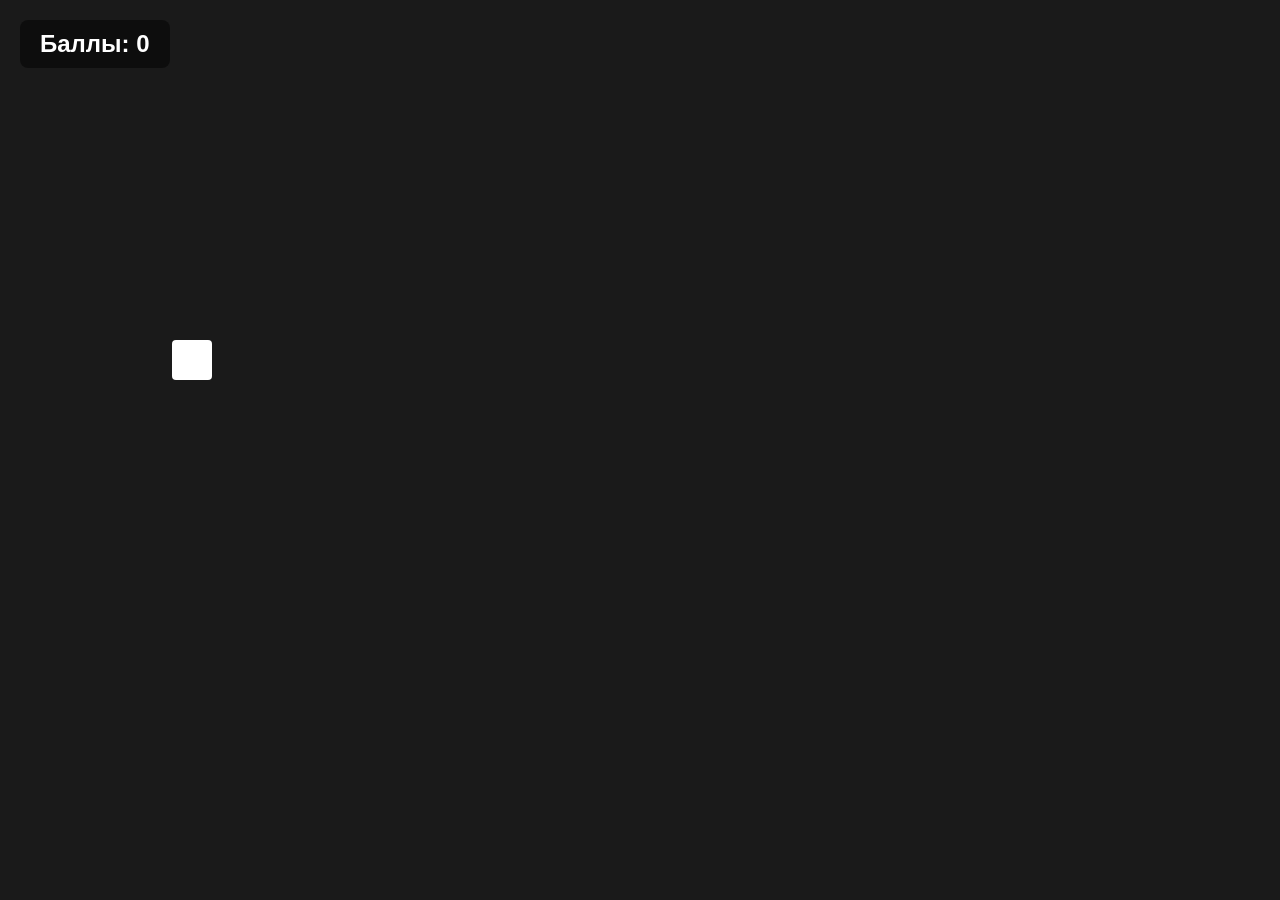
<file: урок 10/index.html>
<!DOCTYPE html>
<html lang="en">
<head>
    <meta charset="UTF-8">
    <meta name="viewport" content="width=device-width, initial-scale=1.0">
    <title>Document</title>
    <link rel="stylesheet" href="index.css">
</head>
<body>
    
<div id="score-board">Баллы: <span id="score">0</span></div>


<script src="index.js"></script>
</body>
</html>
</file>
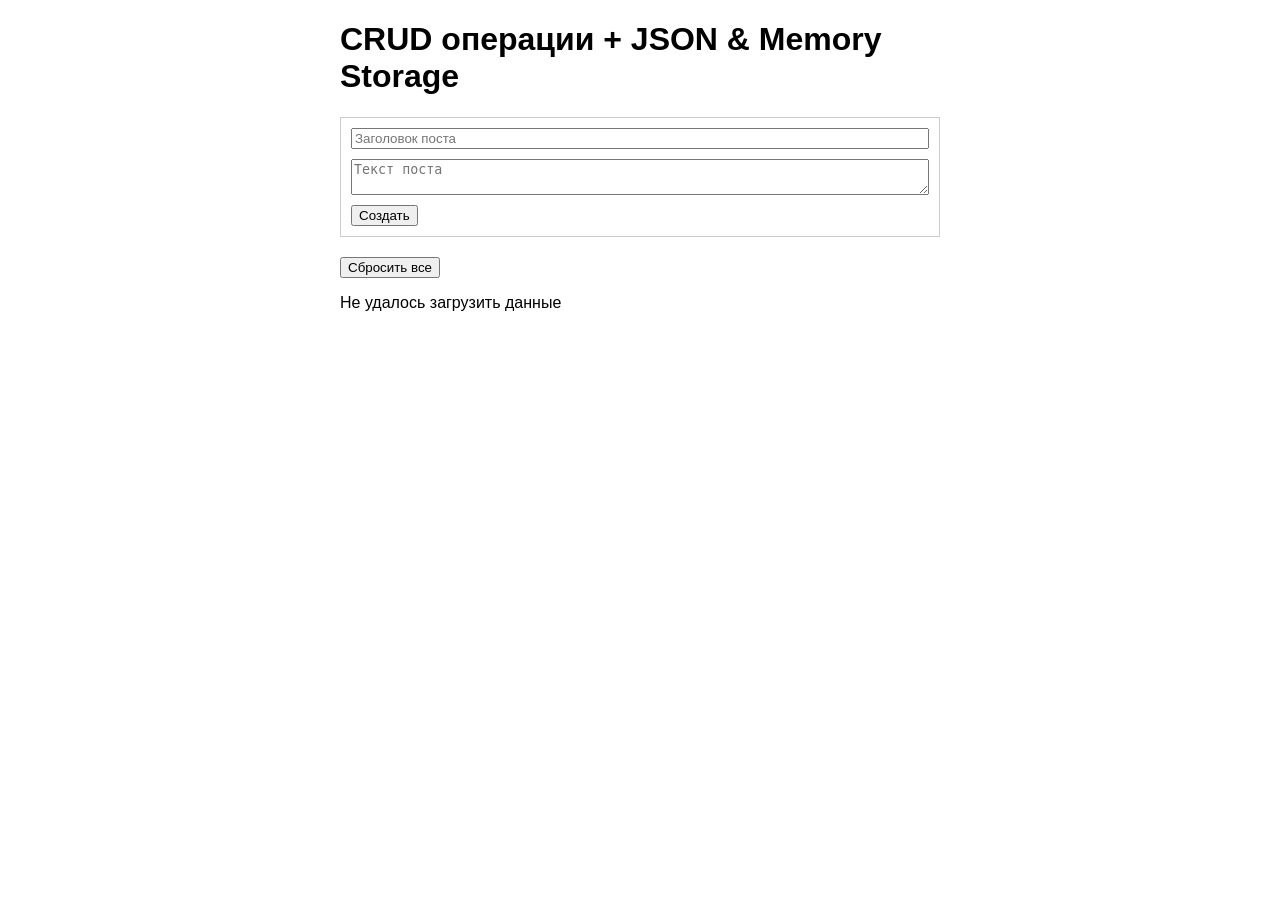
<file: урок 11/index.html>
<!DOCTYPE html>
<html lang="ru">
<head>
    <meta charset="UTF-8">
    <meta name="viewport" content="width=device-width, initial-scale=1.0">
    <title>CRUD + JSONPlaceholder</title>
    <link rel="stylesheet" href="index.css">   <!-- ✅ CSS, не JS -->
</head>
<body>

    <h1>CRUD операции + JSON &amp; Memory Storage</h1>

    <form id="postForm">
        <input type="hidden" id="postId">        <!-- ✅ postId, как в JS -->
        <input type="text" id="postTitle" placeholder="Заголовок поста" required>
        <textarea id="postBody" placeholder="Текст поста" required></textarea>
        <button type="submit" id="submitBtn">Создать</button>
        <button type="button" id="cancelBtn">Отмена</button>
    </form>
    <button id="resetStorageBtn" type="button">Сбросить все</button>
    <div id="postsContainer">                    <!-- ✅ postsContainer, как в JS -->
        Загрузка постов....
    </div>

    <script src="index.js"></script>
</body>
</html>
</file>
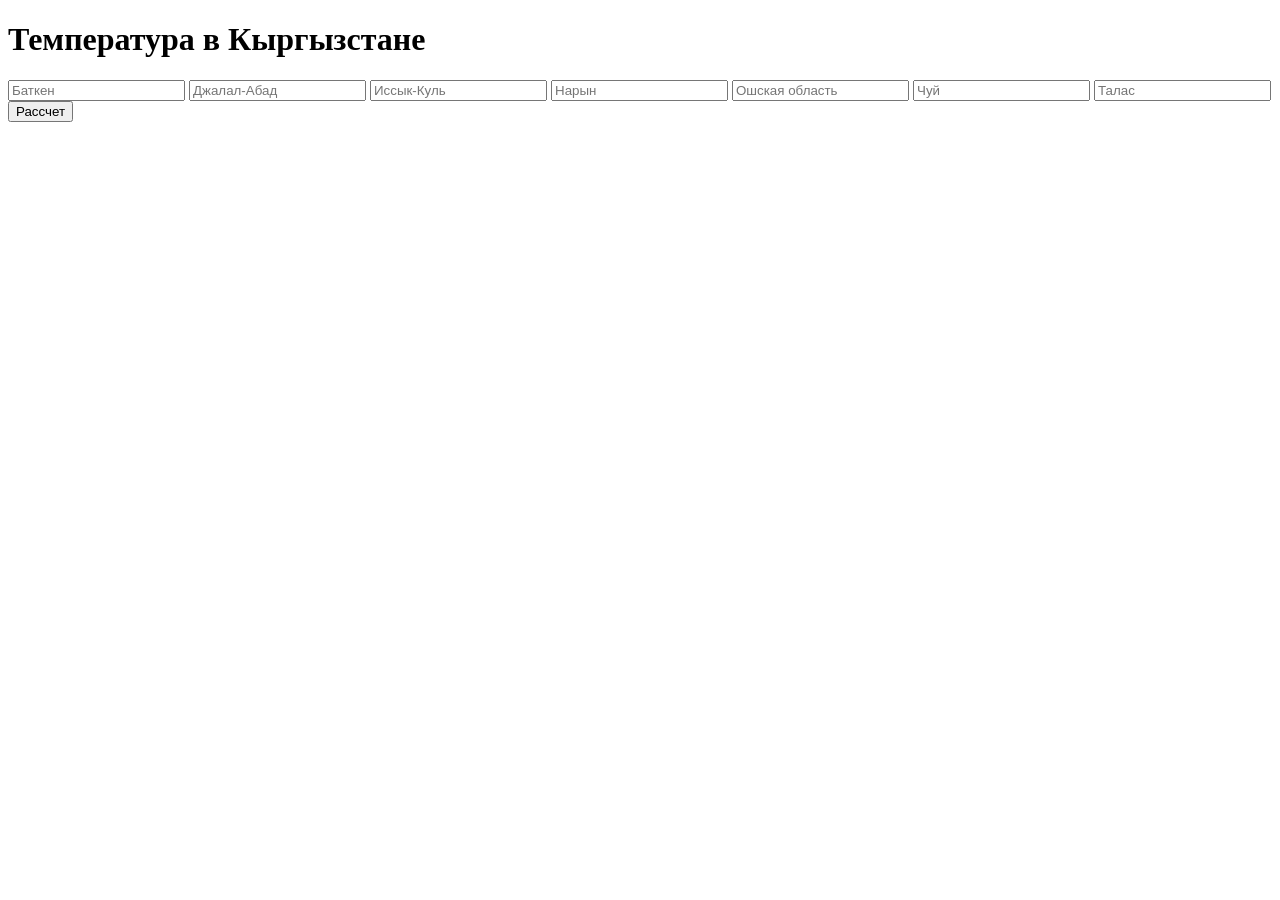
<file: урок 2/index.html>
<!DOCTYPE html>
<html lang="en">
<head>
    <meta charset="UTF-8">
    <meta name="viewport" content="width=device-width, initial-scale=1.0">
    <title>Document</title>
    <link rel="stylesheet" href="index.css">
</head>
<body>


    <h1>Температура в Кыргызстане</h1>
    <input type="number" id="batken" placeholder="Баткен">
    <input type="number" id="jalalabad" placeholder="Джалал-Абад">
    <input type="number" id="issyk" placeholder="Иссык-Куль">
    <input type="number" id="naryn" placeholder="Нарын">
    <input type="number" id="oshOblast" placeholder="Ошская область">
    <input type="number" id="chuy" placeholder="Чуй">
    <input type="number" id="talas" placeholder="Талас">
    <button onclick="calculate()"> Рассчет </button>
    <h2 id="result">
      
    </h2>


<!-- <h2>Выбор цвета квадрата</h2>
<div id="square">

</div> -->
    
<script src="index.js"></script>
</body>
</html>
</file>
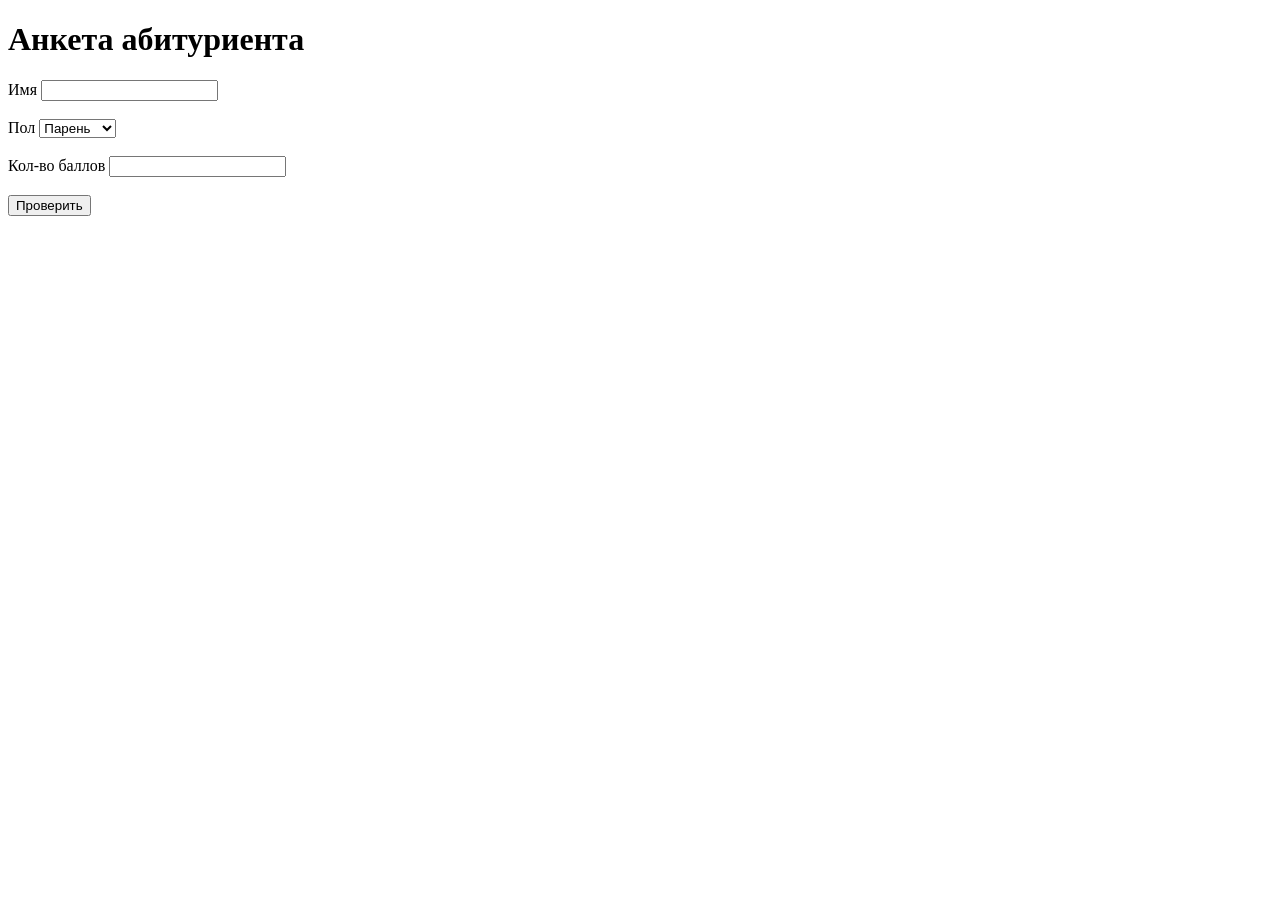
<file: урок 3/index.html>
<!DOCTYPE html>
<html lang="en">
<head>
    <meta charset="UTF-8">
    <meta name="viewport" content="width=device-width, initial-scale=1.0">
    <title>Document</title>
</head>
<body>
    
    <h1>Анкета абитуриента</h1>
        <label>Имя</label>
        <input type="text" id="name">
        <br><br>

        <label>Пол</label>
        <select id="gender">
            <option value="male">Парень</option>
            <option value="female">Девушка</option>
        </select>
        <br><br>

        <label>Кол-во баллов</label>
        <input type="number" id="score">
        <br><br>

        <button onclick="checkStudent()">Проверить</button>

        <div id="result"></div>
   




    <!-- <input type="number" id="age">
    <button onclick="checkAge()">Проверить возраст</button> -->
    
    <script src="index.js"></script>
</body>
</html>
</file>
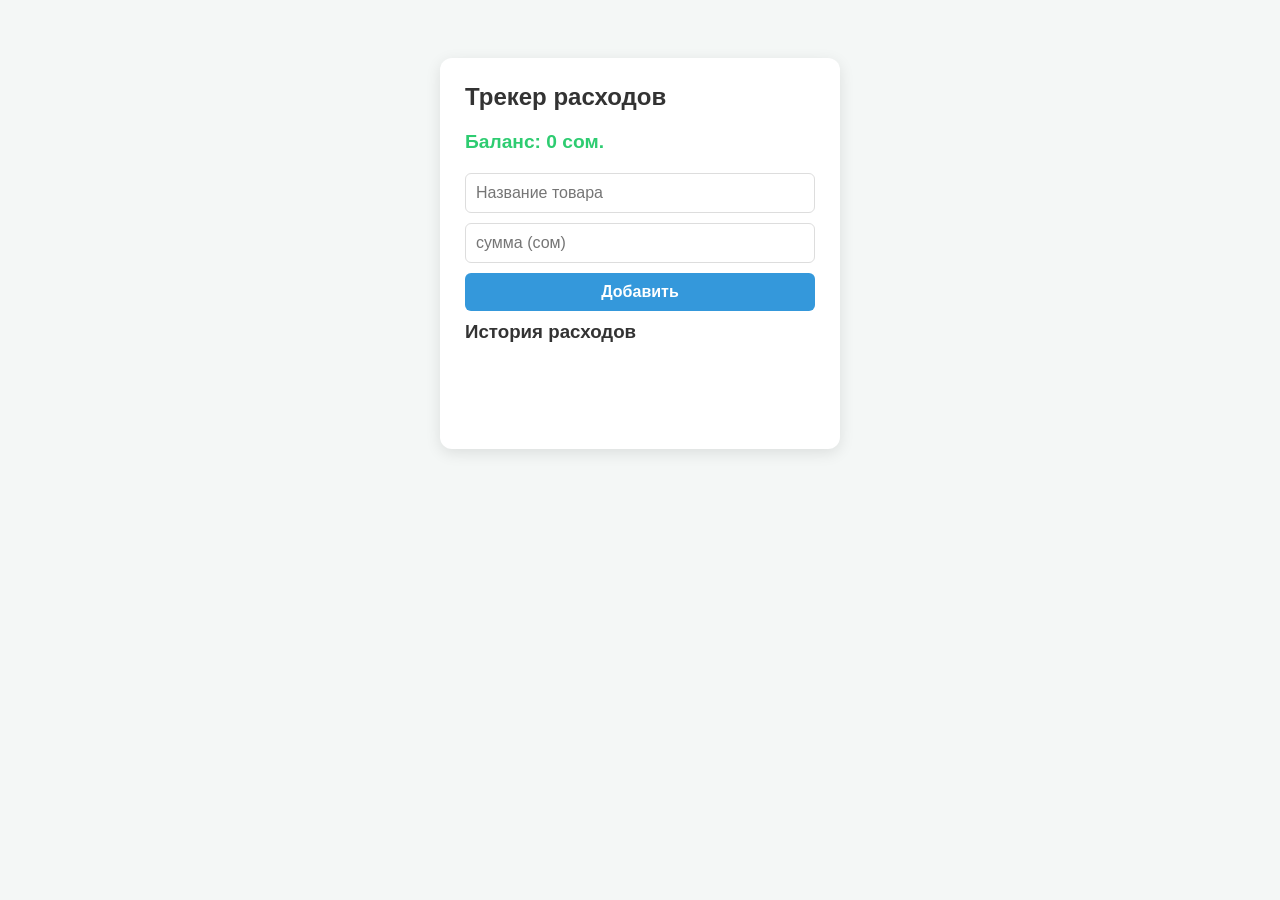
<file: урок 4/index.html>
<!DOCTYPE html>
<html lang="en">
<head>
    <meta charset="UTF-8">
    <meta name="viewport" content="width=device-width, initial-scale=1.0">
    <title>Document</title>
    <link rel="stylesheet" href="style.css">
</head>
<body>
    

    <div class="wallet-card">
        <h2>Трекер расходов</h2>
        <div class="balance">Баланс: <span id="total-balance">0</span> сом.</div>
    

    <div class="form">
        <input type="text" id="expense-name" placeholder="Название товара">
        <input type="number" id="expense-amount" placeholder="сумма (сом)">
        <button id="add-btn">Добавить</button>

        <h3>История расходов</h3>
        <ul id="expense-list"></ul>
    </div>



<script src="index.js"></script>
</body>
</html>
</file>
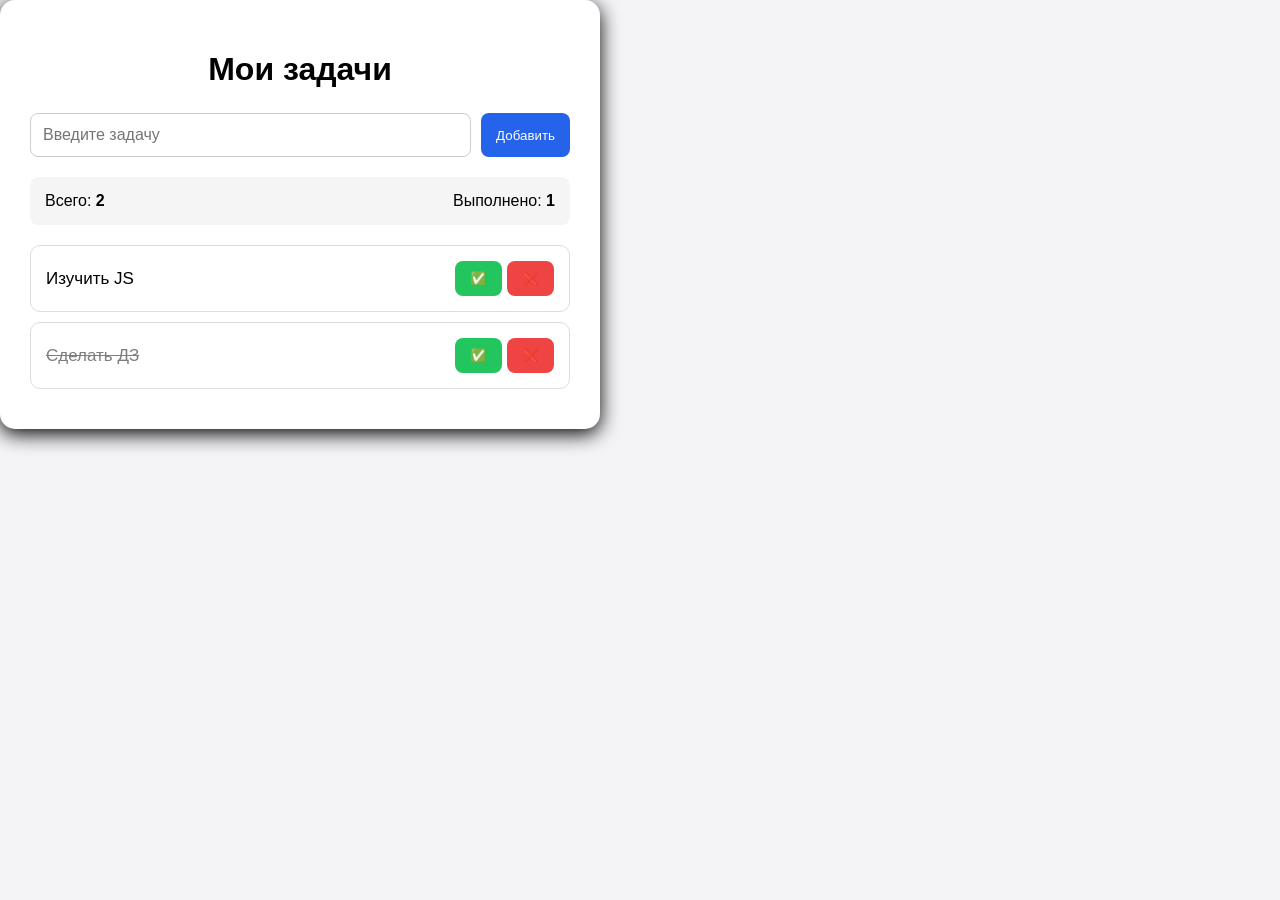
<file: урок 5/index.html>
<!DOCTYPE html>
<html lang="en">
<head>
    <meta charset="UTF-8">
    <meta name="viewport" content="width=device-width, initial-scale=1.0">
    <title>Мои задачи</title>
    <link rel="stylesheet" href="index.css">
</head>
<body>

    <div class="container">
        <h1>Мои задачи</h1>
        <div class="form">
        <input 
            id="taskInput"
            type="text"
            placeholder="Введите задачу"
        >
        <button id="addButton">
            Добавить
        </button>
    </div>

    <div class="info">
        <span>
            Всего: <b id="total">0</b>
        </span>

        <span>
            Выполнено: <b id="completed">0</b>
        </span>
    </div>

    <div id="taskList">
        <!-- тут будут классы task-text -->
    </div>
    </div>

<script src="index.js"></script>
</body>
</html>
</file>
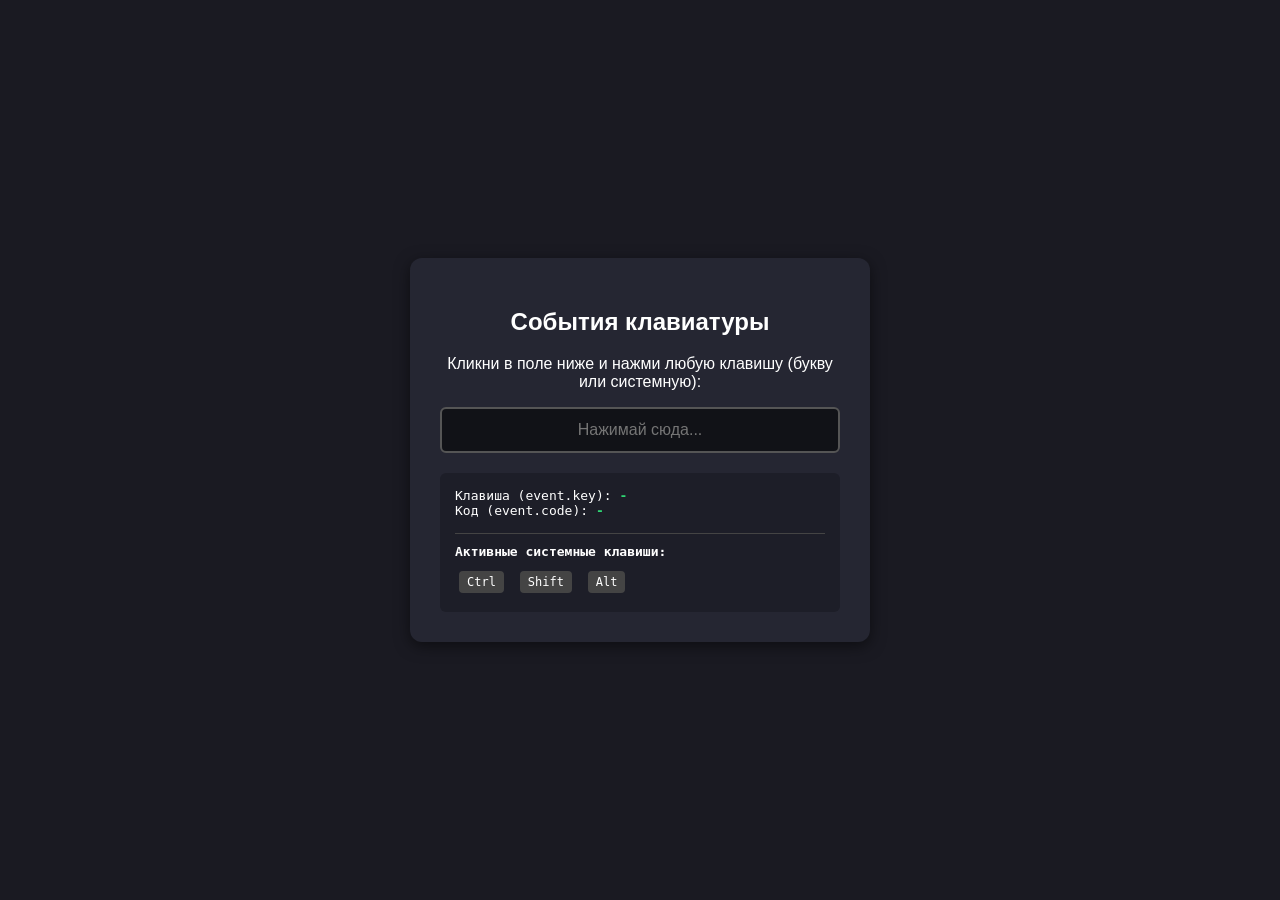
<file: урок 6.1/index.html>
<!DOCTYPE html>
<html lang="en">
<head>
    <meta charset="UTF-8">
    <meta name="viewport" content="width=device-width, initial-scale=1.0">
    <title>Keyboard Events</title>
    <link rel="stylesheet" href="index.css">
</head>
<body>
    
<div class="container">
     <h2>События клавиатуры</h2> 
     <p>Кликни в поле ниже и нажми любую клавишу (букву или системную):</p> 
     <input type="text" class="key-input" id="keyInput" placeholder="Нажимай сюда...">
     <div class="info-box"> 
         <div>Клавиша (event.key): <span id="keyName" class="highlight">-</span></div> 
         <div>Код (event.code): <span id="keyCode" class="highlight">-</span></div> 
         <div style="margin-top: 15px; border-top: 1px solid #444; padding-top: 10px;"> 
             <strong>Активные системные клавиши:</strong> 
             <div style="margin-top: 8px;"> 
                 <span id="badgeCtrl" class="sys-badge">Ctrl</span> 
                 <span id="badgeShift" class="sys-badge">Shift</span> 
                 <span id="badgeAlt" class="sys-badge">Alt</span> 
             </div> 
         </div> 
     </div> 
</div>
<script src="index.js"></script>
</body>
</html>
</file>
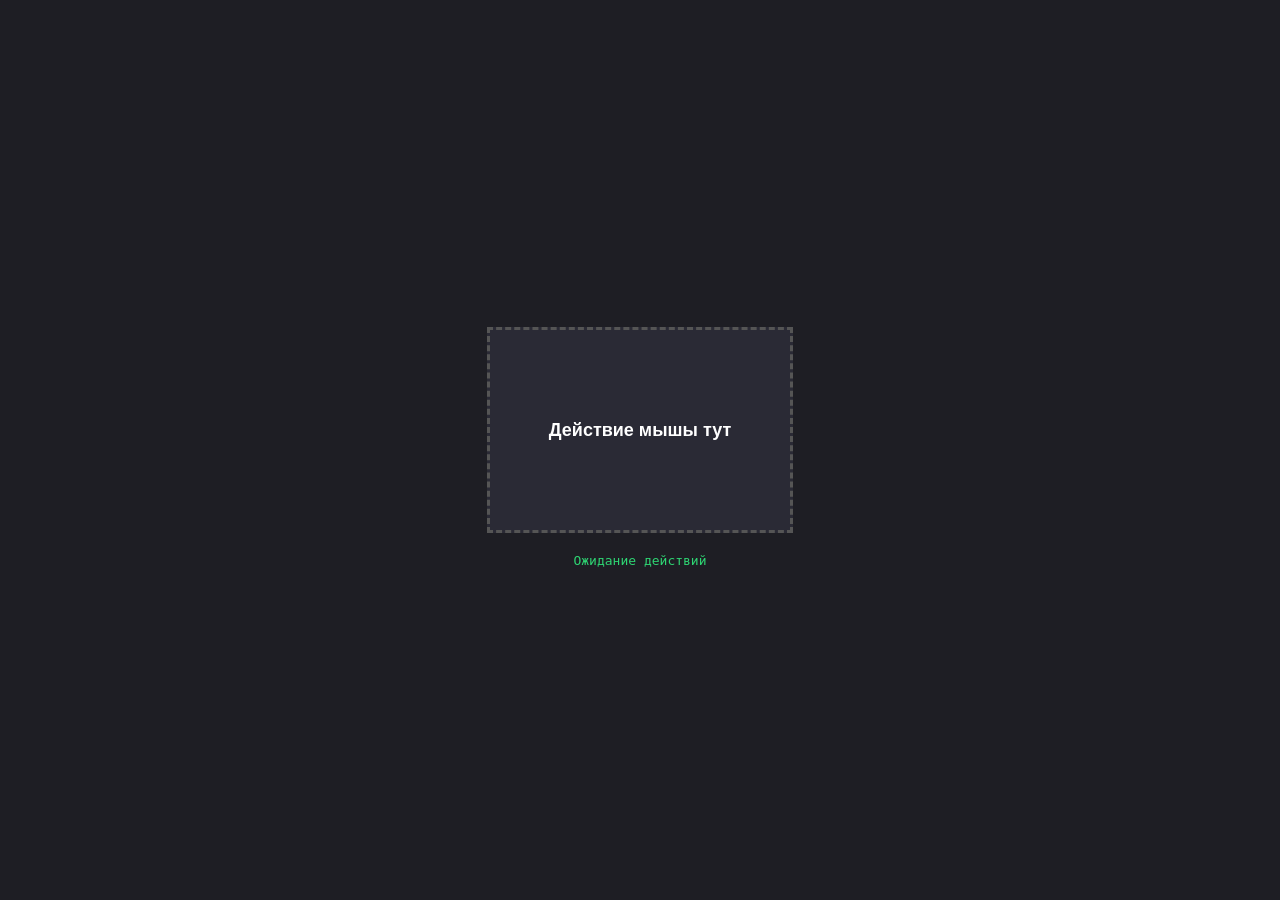
<file: урок 6/index.html>
<!DOCTYPE html>
<html lang="en">
<head>
    <meta charset="UTF-8">
    <meta name="viewport" content="width=device-width, initial-scale=1.0">
    <title>Document</title>
    <link rel="stylesheet" href="index.css">
</head>
<body>
    <div class="mouse-pad" id="mousePad">Действие мышы тут</div>
    <div class="status-log" id="statusLog">Ожидание действий</div>

    <script src="index.js"></script>
</body>
</html>
</file>
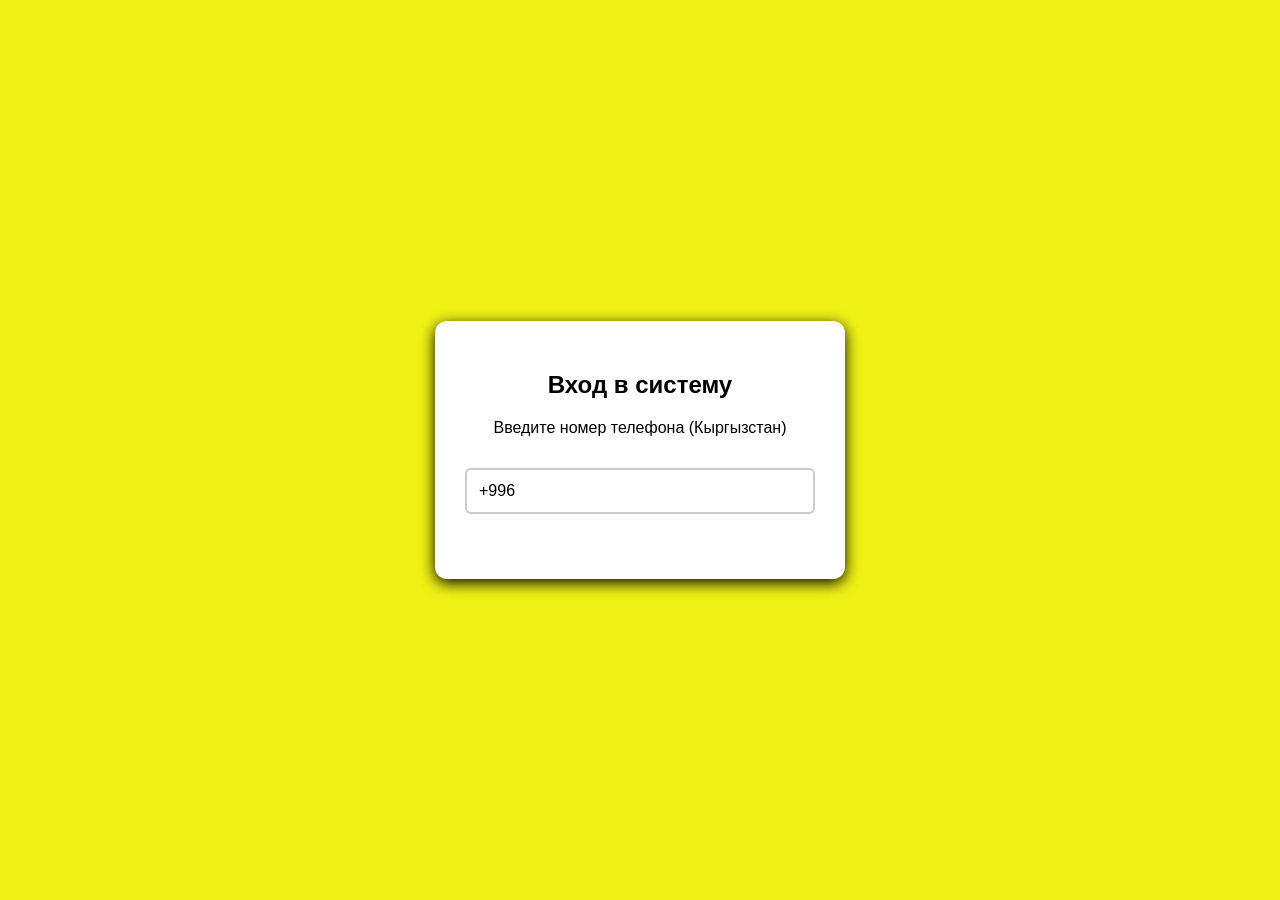
<file: урок 8.1/index.html>
<!DOCTYPE html>
<html lang="en">
<head>
    <meta charset="UTF-8">
    <meta name="viewport" content="width=device-width, initial-scale=1.0">
    <title>Document</title>
    <link rel="stylesheet" href="index.css">
</head>
<body>
    <div class="card" id="formCard">
        <h2>Вход в систему</h2>
        <p>Введите номер телефона (Кыргызстан)</p>
        <input type="text" id="phoneInput" placeholder="+996 (XXX) XX-XX-XX" value="+996">
        <div class="status" id="statusMessage"></div>
    </div>

    <script src="index.js"></script>
</body>
</html>
</file>
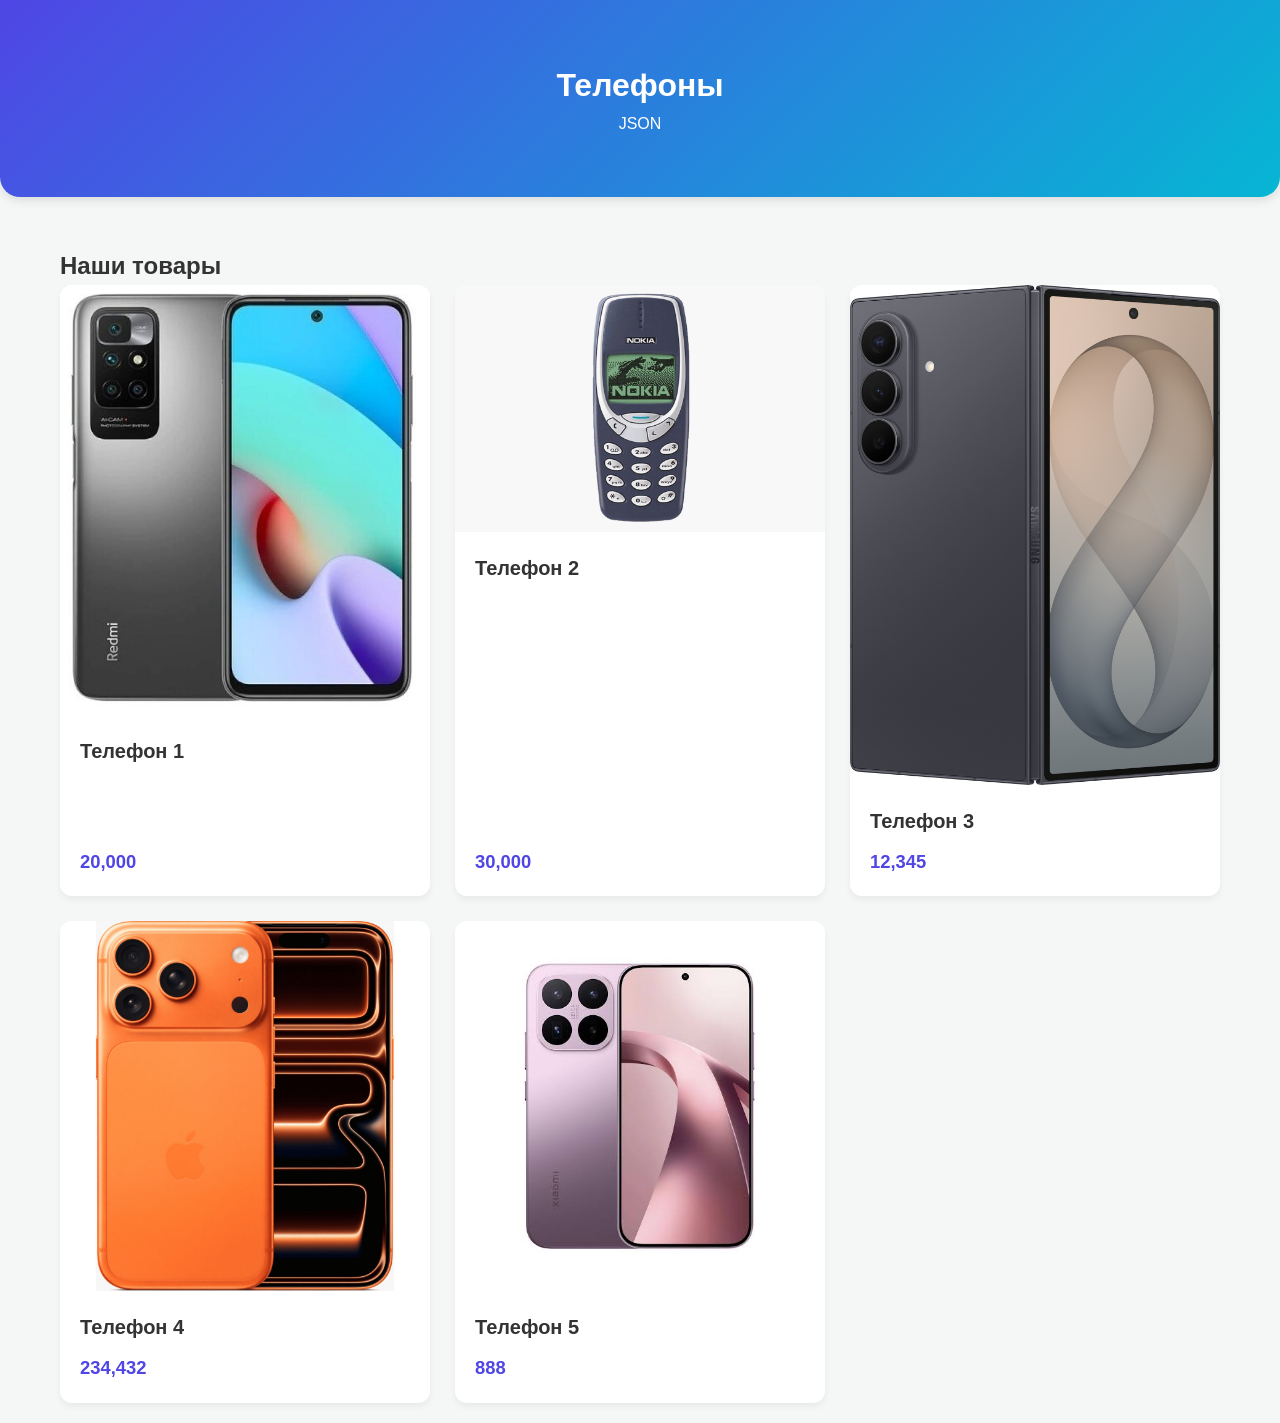
<file: урок 9/index.html>
<!DOCTYPE html>
<html lang="en">
<head>
    <meta charset="UTF-8">
    <meta name="viewport" content="width=device-width, initial-scale=1.0">
    <title>Сотовые телефоны</title>
    <link rel="stylesheet" href="index.css">
</head>
<body>
    
    <header>
        <div class="container">
            <h1>Телефоны</h1>
            <p>JSON</p>
        </div>
    </header>

    <main class="container">
        <section id="list-section">
            <h2>Наши товары</h2>
            <div id="product-grid" class="grid"></div>
        </section>

        <section id="detail-section" class="modal hidden">
            <div class="modal-content">
                <span id="close-btn" class="close">&times;</span>
                <div id="detail-card"></div>
            </div>
        </section>
    </main>

    <script src="index.js"></script>
</body>
</html>
</file>
<file: урок 10/index.css>
body{
    margin: 0;
    padding: 0;
    background-color: #1a1a1a;
    color: white;
    font-family: Arial, Helvetica, sans-serif;
    overflow: hidden;
    user-select: none;
}


#score-board{
    position: absolute;
    top: 20px;
    left: 20px;
    font-size: 24px;
    font-weight: bold;
    background: rgba(0, 0, 0, 0.5);
    padding: 10px 20px;
    border-radius: 8px;
    z-index: 10;
}

.cube{
    position: absolute;
    width: 40px;
    height: 40px;
    background-color: #ff4757;
    border-radius: 4px;
    cursor: pointer;
    transition: transform 0.2s ease, opacity 0.2s ease;
}
.cube:hover{
    transform: scale(1.3);
    opacity: 0;
}
</file>
<file: урок 11/index.css>
body {
    font-family: sans-serif;
    max-width: 600px;
    margin: 20px auto;
    padding: 0 10px;
}

form {
    margin-bottom: 20px;
    padding: 10px;
    border: 1px solid #ccc;
}

input, textarea {          /* ✅ запятая */
    display: block;
    width: 100%;
    margin-bottom: 10px;
    box-sizing: border-box;
}

.post-item {               /* ✅ дефис, как в JS */
    border-bottom: 1px solid #eee;
    padding: 10px 0;
}

button {
    margin-right: 5px;
    cursor: pointer;
}

#cancelBtn {
    display: none;
}
</file>
<file: урок 2/index.css>
/* #square{
    width: 200px;
    height: 200px;
    background: rgb(232, 232, 232);
    margin-top: 20px;
    border-radius: 10px;
    border: 2px solid black;
} */
</file>
<file: урок 4/style.css>
body {
  font-family: Arial, sans-serif;
  background-color: #f4f7f6;
  display: flex;
  justify-content: center;
  padding-top: 50px;
}

.wallet-card {
  background: white;
  padding: 25px;
  border-radius: 12px;
  box-shadow: 0 4px 15px rgba(0,0,0,0.1);
  width: 350px;
}

h2, h3 { color: #333; margin-top: 0; }

.balance {
  font-size: 1.2rem;
  font-weight: bold;
  margin-bottom: 20px;
  color: #2ecc71;
}

.form {
  display: flex;
  flex-direction: column;
  gap: 10px;
  margin-bottom: 20px;
}

input, button {
  padding: 10px;
  border: 1px solid #ddd;
  border-radius: 6px;
  font-size: 1rem;
}

button {
  background-color: #3498db;
  color: white;
  border: none;
  cursor: pointer;
  font-weight: bold;
}

button:hover { background-color: #2980b9; }

ul {
  list-style: none;
  padding: 0;
  max-height: 200px;
  overflow-y: auto;
}

li {
  display: flex;
  justify-content: space-between;
  padding: 8px 0;
  border-bottom: 1px solid #eee;
  color: #555;
}
</file>
<file: урок 5/index.css>
*{
    box-sizing: border-box;
}

body{
    margin: 0;
    font-family: Arial,sans-serif;
    background: #f4f4f7;
}

.container{
    width: 600px;
    max-width: 90%;
    margin: 50px, auto;
    padding: 30px;
    background: white;
    border-radius: 15px;
    box-shadow: 0 5px 20px rgba(0, 0, 0, 1);
}

h1{
    text-align: center;
    margin-bottom: 25px;
}

.form{
    display: flex;
    gap: 10px;
}

.form input{
    flex:1;
    padding: 12px;
    border: 1px solid #ccc;
    border-radius: 8px;
    font-size: 16px;
}

button{
    border: none;
    padding: 10px 15px;
    border-radius: 8px;
    cursor: pointer;
}

#addButton{
    background: #2563eb;
    color: white;
}

.info{
    display: flex;
    justify-content: space-between;
    margin: 20px 0;
    padding: 15px;
    background: #f5f5f5;
    border-radius: 8px;
}

.task {
    display: flex;
    align-items: center;
    justify-content: space-between;
    padding: 15px;
    margin-bottom: 10px;
    border: 1px solid #ddd;
    border-radius: 10px;
}

.task-text {
    font-size: 17px;
}

.completed {
    text-decoration: line-through;
    opacity: 0.5;
}

.actions {
    display: flex;
    gap: 5px;
}

.done{
    background: #22c55e;
    color: white;
}

.delete{
    background: #ef4444;
    color: white;
}
</file>
<file: урок 6.1/index.css>
body { font-family: sans-serif; background-color: #1a1a22; color: #fff; display: flex; flex-direction: column; align-items: center; justify-content: center; height: 100vh; margin: 0; } .container { text-align: center; background: #252632; padding: 30px; border-radius: 12px; box-shadow: 0 4px 15px rgba(0,0,0,0.5); width: 400px; } /* Инпут, который слушает нажатия */ .key-input { width: 100%; padding: 12px; background: #111217; border: 2px solid #555; color: #fff; border-radius: 6px; font-size: 16px; box-sizing: border-box; text-align: center; outline: none; } .key-input:focus { border-color: #ff4757; } /* Панель с информацией о клавише */ .info-box { margin-top: 20px; background: #1d1e28; padding: 15px; border-radius: 6px; font-family: monospace; text-align: left; } .highlight { color: #2ed573; font-weight: bold; } /* Визуальный индикатор для системных клавиш */ .sys-badge { display: inline-block; padding: 4px 8px; background: #444; border-radius: 4px; margin: 4px; font-size: 12px; transition: background 0.2s; } .sys-badge.active { background: #1e90ff; }
</file>
<file: урок 6/index.css>
body { font-family: sans-serif; background-color: #1e1e24; color: #fff; display: flex; flex-direction: column; align-items: center; justify-content: center; height: 100vh; margin: 0; } /* Наша интерактивная панель */ .mouse-pad { width: 300px; height: 200px; background-color: #2a2a35; border: 3px dashed #555; border-radius: 12


px; display: flex; align-items: center; justify-content: center; font-size: 18px; font-weight: bold; cursor: crosshair; text-align: center; transition: all 0.3s ease; user-select: none; /* Чтобы текст не выделялся при двойном клике */ } /* Текстовый лог под панелью */ .status-log { margin-top: 20px; font-family: monospace; color: #2ed573; min-height: 20px; }
</file>
<file: урок 8.1/index.css>
body{
    font-family: Arial, Helvetica, sans-serif;
    background: #f0f215;
    display: flex;
    justify-content: center;
    align-items: center;
    height: 100vh;
    margin: 0;
}

.card{
    background: white;
    padding: 30px;
    border-radius: 12px;
    box-shadow: 0 4px 15px rgba(0, 0, 0, 1);
    text-align: center;
    width: 350px;
    transition: all 0.5s ease;
}

input{
    width: 100%;
    padding: 12px;
    margin: 15px 0;
    border: 2px solid #ccc;
    border-radius: 6px;
    font-size: 16px;
    box-sizing: border-box;
    outline: none;
    transition: border-color 0.3s;
}

.status{
    font-weight: bold;
    height: 20px;
    color: #555;
}

.success-card{
    background: #e8f5e9;
    box-shadow: 0 4px 20px rgba(76, 175, 80, 0.3);
}
.succes-input{
    border-color: #4caf50 !important;
}
.success-text{
    color: #2e7d32;
}
</file>
<file: урок 9/index.css>
* {
    box-sizing: border-box;
    margin: 0;
    padding: 0;
    font-family: 'Segoe UI', Tahoma, Geneva, Verdana, sans-serif;
}

body {
    background-color: #f4f7f6;
    color: #333;
    line-height: 1.6;
}

.container {
    max-width: 1200px;
    margin: 0 auto;
    padding: 20px;
}

header {
    background: linear-gradient(135deg, #4f46e5, #06b6d4);
    color: white;
    text-align: center;
    padding: 40px 0;
    margin-bottom: 30px;
    border-radius: 0 0 20px 20px;
    box-shadow: 0 4px 10px rgba(0, 0, 0, 0.1);
}

.grid {
    display: grid;
    grid-template-columns: repeat(auto-fill, minmax(280px, 1fr));
    gap: 25px;
}

.product-card {
    background: white;
    border-radius: 12px;
    overflow: hidden;
    box-shadow: 0 4px 6px rgba(0, 0, 0, 0.05);
    transition: transform 0.2s, box-shadow 0.2s;
    cursor: pointer;
    display: flex;
    flex-direction: column;
}

.product-card:hover {
    transform: translateY(-5px);
    box-shadow: 0 10px 15px rgba(0, 0, 0, 0.1);
}

.product-img {
    width: 100%;
    height: 200px;
    object-fit: cover;
    background-color: #e5e7eb;
}

.product-info {
    padding: 20px;
    display: flex;
    flex-direction: column;
    flex-grow: 1;
}

.product-title {
    font-size: 1.25rem;
    font-weight: 600;
    margin-bottom: 10px;
}

.product-price {
    font-size: 1.15rem;
    color: #4f46e5;
    font-weight: bold;
    margin-top: auto;
}

/* Модальное окно (Detail View) */
.modal {
    position: fixed;
    top: 0;
    left: 0;
    width: 100%;
    height: 100%;
    background-color: rgba(0, 0, 0, 0.6);
    display: flex;
    align-items: center;
    justify-content: center;
    z-index: 1000;
}

.modal.hidden {
    display: none;
}

.modal-content {
    background: white;
    padding: 30px;
    border-radius: 16px;
    max-width: 600px;
    width: 90%;
    position: relative;
    box-shadow: 0 20px 25px rgba(0, 0, 0, 0.15);
    animation: slideIn 0.3s ease;
}

@keyframes slideIn {
    from {
        transform: translateY(-30px);
        opacity: 0;
    }
    to {
        transform: translateY(0);
        opacity: 1;
    }
}

.close {
    position: absolute;
    top: 15px;
    right: 20px;
    font-size: 2rem;
    cursor: pointer;
    color: #9ca3af;
}

.close:hover {
    color: #111827;
}

.detail-layout {
    display: flex;
    flex-direction: column;
    gap: 20px;
}

.detail-img {
    width: 100%;
    max-height: 250px;
    object-fit: cover;
    border-radius: 8px;
}

.detail-desc {
    color: #4b5563;
}

.detail-specs {
    background-color: #f9fafb;
    padding: 15px;
    border-radius: 8px;
}

.detail-specs li {
    list-style: none;
    margin-bottom: 4px;
}
</file>
